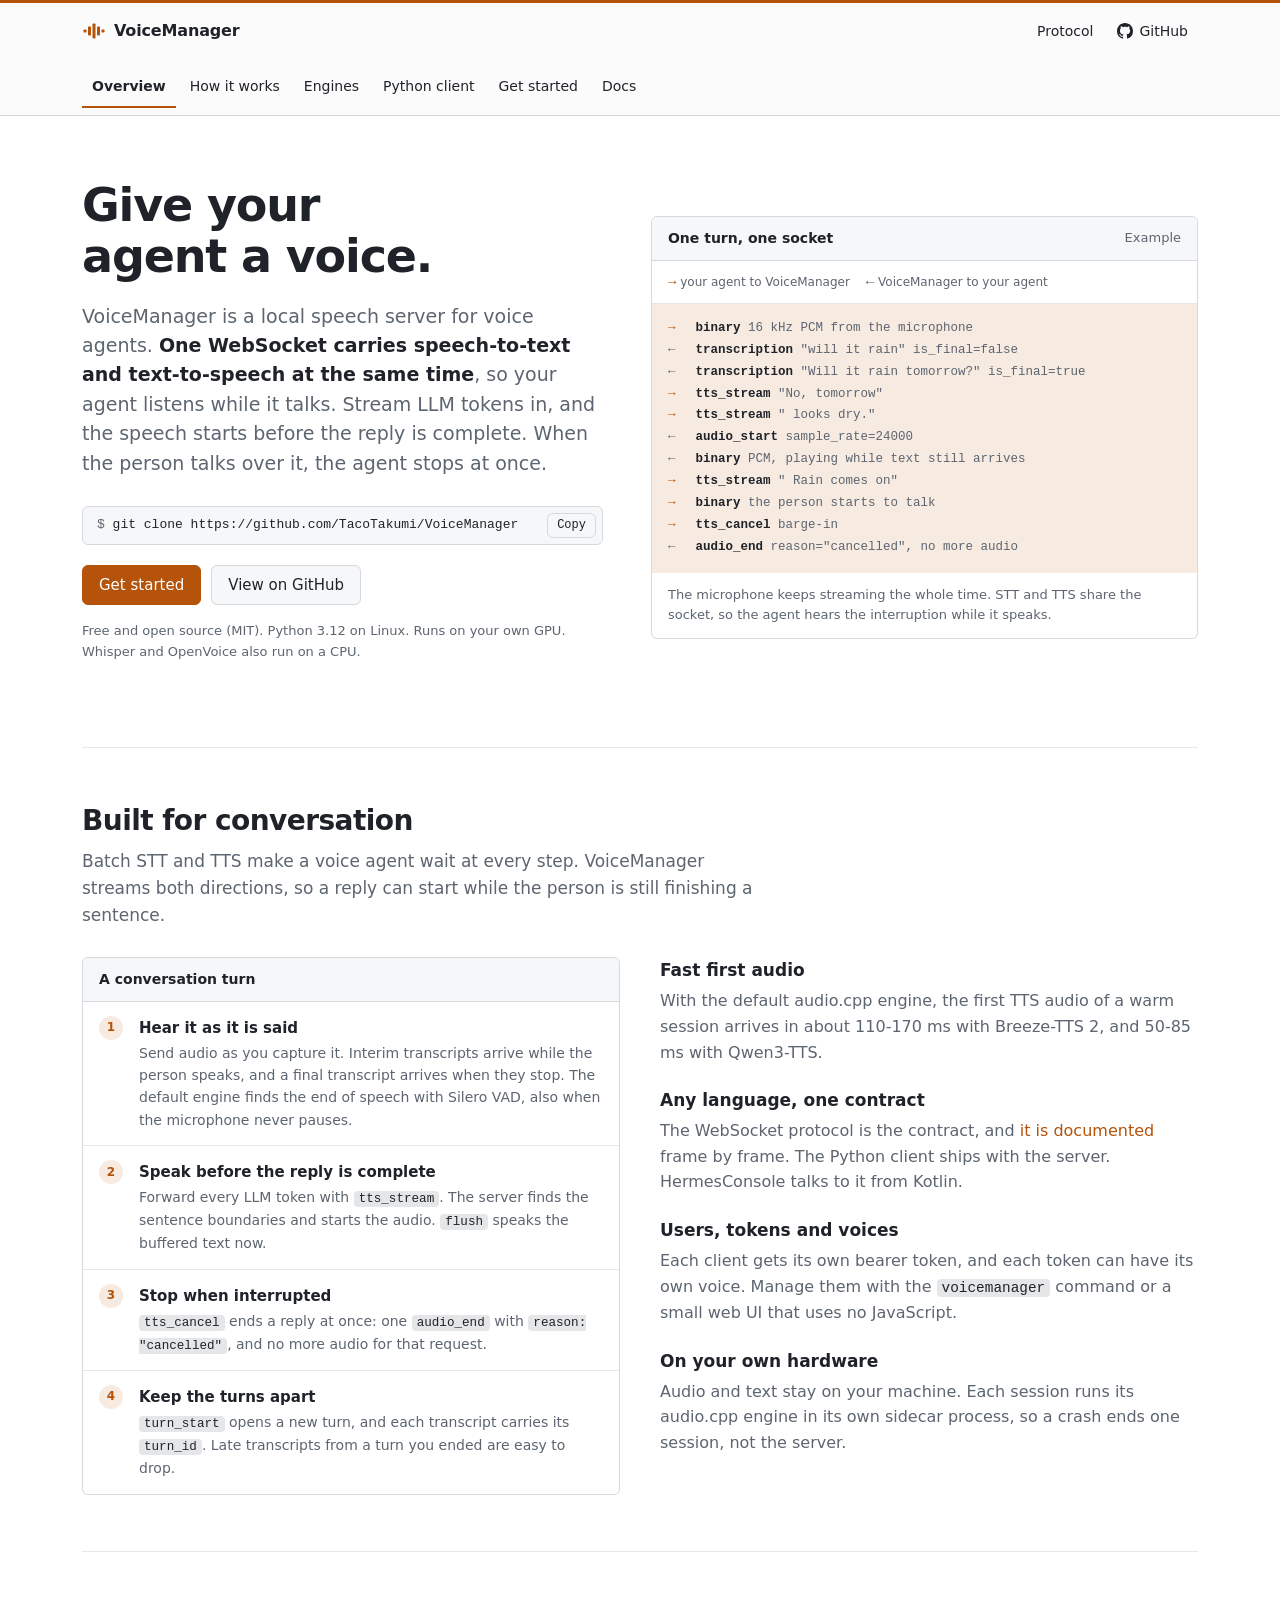
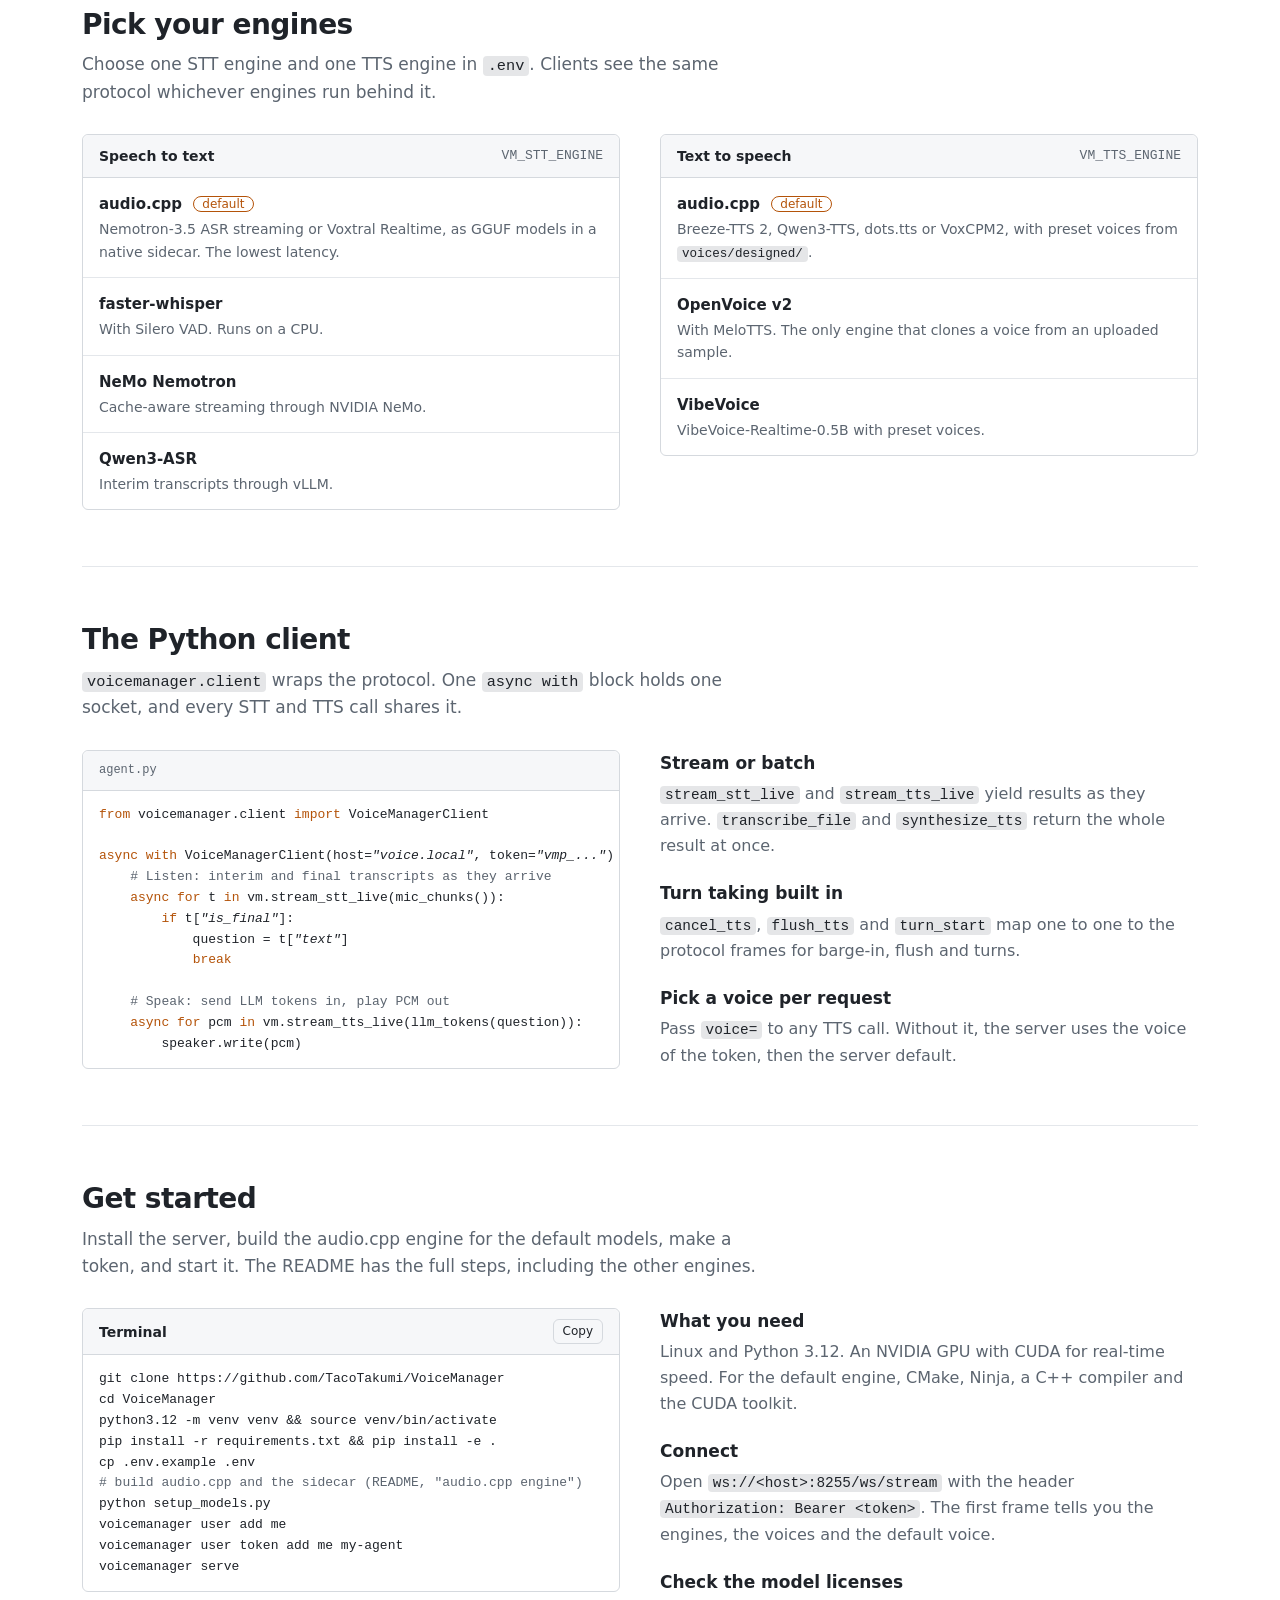
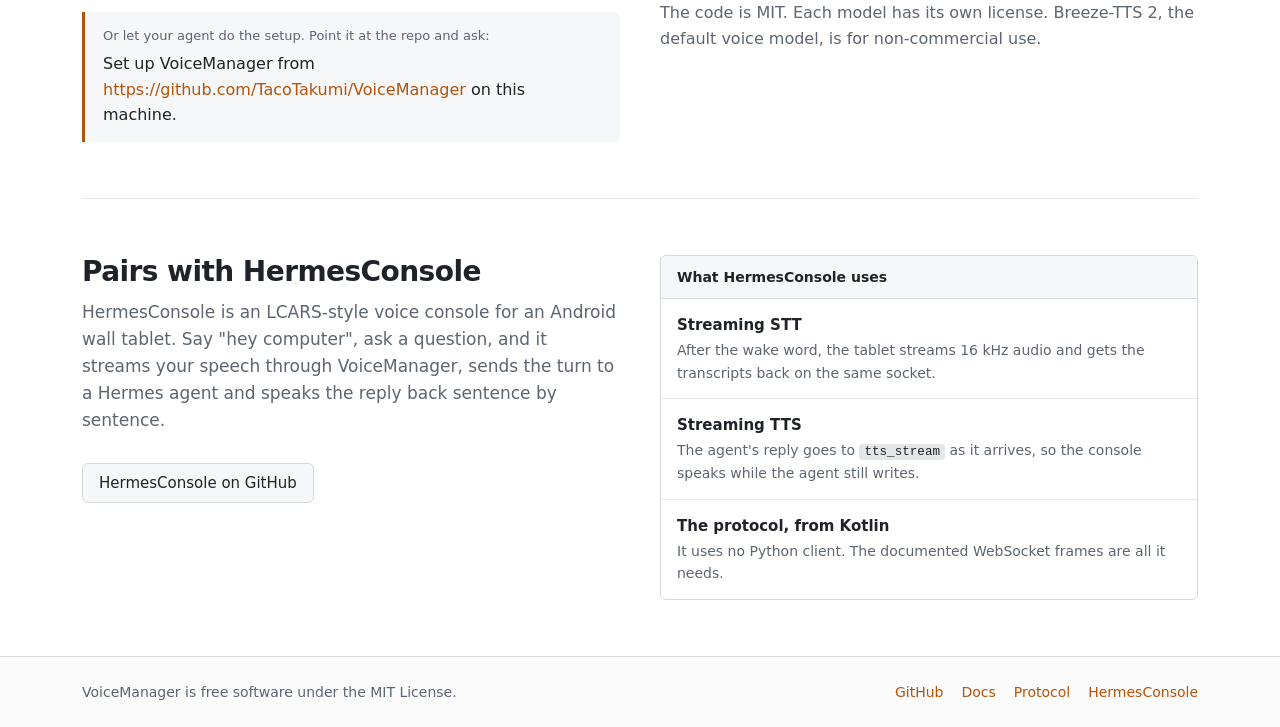
<file: site/index.html>
<!doctype html>
<html lang="en">
<head>
<meta charset="utf-8">
<meta name="viewport" content="width=device-width, initial-scale=1">
<title>VoiceManager - give your agent a voice</title>
<meta name="description" content="VoiceManager is a local speech server for voice agents: streaming speech-to-text and text-to-speech at the same time over one WebSocket.">
<link rel="icon" href="favicon.svg" type="image/svg+xml">
<style>
/* Same tokens as the web UI (src/voicemanager/web/static/viewer.css), but the
   page follows the browser's light or dark setting. */
:root {
  color-scheme: light dark;
  --bg:           light-dark(#ffffff, #17191c);
  --bg-muted:     light-dark(#f6f7f9, #1f2226);
  --bg-header:    light-dark(#fbfbfc, #1b1d20);
  --bg-hover:     light-dark(#f0f2f5, #24282d);
  --fg:           light-dark(#1f2329, #dde0e5);
  --fg-muted:     light-dark(#5c6570, #9aa1ab);
  --border:       light-dark(#d5d9de, #353a41);
  --border-muted: light-dark(#e4e7eb, #2b2f35);
  --accent:       light-dark(#b45309, #f5a524);
  --on-accent:    light-dark(#ffffff, #111417);
}
:root {
  --accent-soft: color-mix(in srgb, var(--accent) 12%, transparent);
  --neutral-soft: color-mix(in srgb, var(--fg-muted) 16%, transparent);
  --radius: 6px;
  --gutter: 32px;
  --ui: system-ui, -apple-system, "Segoe UI", "Noto Sans", Helvetica, Arial, sans-serif;
  --mono: ui-monospace, SFMono-Regular, "SF Mono", Menlo, Consolas, "Liberation Mono", monospace;
}

/* ---------- Frame ---------- */
* { box-sizing: border-box; }
html, body { margin: 0; }
html { scroll-behavior: smooth; }
body { background: var(--bg); color: var(--fg); font: 16px/1.6 var(--ui); }
a { color: var(--accent); text-decoration: none; }
a:hover { text-decoration: underline; }
:focus-visible { outline: 2px solid var(--accent); outline-offset: 2px; border-radius: 3px; }
code, pre { font-family: var(--mono); }
p { margin: 0 0 12px; }
.container { max-width: 1180px; margin: 0 auto; padding: 0 var(--gutter); }
@media (max-width: 1200px) { :root { --gutter: 24px; } }
@media (max-width: 767px) { :root { --gutter: 16px; } }

/* ---------- Header (as the web UI) ---------- */
.site-header { background: var(--bg-header); border-top: 3px solid var(--accent);
  border-bottom: 1px solid var(--border); }
.site-header .container { display: flex; align-items: center; gap: 16px; min-height: 56px;
  flex-wrap: wrap; padding-block: 8px; }
.brand { display: flex; align-items: center; gap: 8px; color: var(--fg); font-weight: 600;
  font-size: 16px; letter-spacing: -0.01em; }
.brand:hover { text-decoration: none; }
.brand svg { width: 24px; height: 24px; color: var(--accent); flex: none; }
.header-links { margin-left: auto; display: flex; gap: 4px; font-size: 14px; }
.header-links a { color: var(--fg); padding: 4px 10px; border-radius: var(--radius); }
.header-links a:hover { background: var(--bg-hover); text-decoration: none; }
.header-links .gh { display: inline-flex; align-items: center; gap: 6px; }
.header-links .gh svg { width: 16px; height: 16px; flex: none; }
.tabs-row { padding-block: 0; }
.tabs { display: flex; gap: 4px; overflow-x: auto; scrollbar-width: thin; margin-bottom: -1px; font-size: 14px; }
.tabs a { padding: 8px 10px 9px; color: var(--fg); white-space: nowrap;
  border-bottom: 2px solid transparent; border-radius: var(--radius) var(--radius) 0 0; }
.tabs a:hover { text-decoration: none; background: var(--bg-hover); }
.tabs a:first-child { font-weight: 600; border-bottom-color: var(--accent); }

/* ---------- Buttons ---------- */
.btn { display: inline-flex; align-items: center; font: inherit; font-size: 15px; font-weight: 500;
  color: var(--fg); background: var(--bg-muted); border: 1px solid var(--border);
  border-radius: var(--radius); padding: 7px 16px; min-height: 38px; cursor: pointer; }
.btn:hover { background: var(--bg-hover); text-decoration: none; }
.btn-accent,
.btn-accent:hover { background: var(--accent); border-color: var(--accent); color: var(--on-accent); }
.btn-small { font-size: 12px; padding: 2px 9px; min-height: 0; }

/* ---------- Box with rows ---------- */
.box { border: 1px solid var(--border); border-radius: var(--radius); background: var(--bg); font-size: 14px; }
.box-head { display: flex; align-items: center; justify-content: space-between; gap: 12px;
  padding: 10px 16px; background: var(--bg-muted); border-bottom: 1px solid var(--border);
  border-radius: var(--radius) var(--radius) 0 0; font-weight: 600; }
.box-head small { font-weight: 400; color: var(--fg-muted); font-size: 13px; }
.file-head { font-family: var(--mono); font-size: 12px; font-weight: 400; color: var(--fg-muted); }
.box pre { margin: 0; padding: 14px 16px; overflow-x: auto; font-size: 13px; line-height: 1.6; }
.rows { list-style: none; margin: 0; padding: 0; }
.rows li { display: grid; grid-template-columns: 28px minmax(0, 1fr); gap: 4px 12px;
  padding: 14px 16px; border-top: 1px solid var(--border-muted); }
.rows li:first-child { border-top: 0; }
.rows .step { display: inline-flex; justify-content: center; align-items: center; width: 24px; height: 24px;
  border-radius: 999px; background: var(--accent-soft); color: var(--accent); font-weight: 600;
  font-size: 12px; font-variant-numeric: tabular-nums; }
.rows strong { display: block; font-weight: 600; font-size: 15px; }
.rows p { margin: 2px 0 0; color: var(--fg-muted); }
.rows.plain li { display: block; }
.rows strong .topic-tag { margin-left: 6px; font-weight: 400; vertical-align: 1px; }
.topic-tag { font-size: 12px; color: var(--fg-muted); border: 1px solid var(--border); border-radius: 999px;
  padding: 0 8px; white-space: nowrap; }
.topic-tag.default { color: var(--accent); border-color: var(--accent); }

/* ---------- Hero ---------- */
.hero { display: grid; grid-template-columns: minmax(0, 1fr) minmax(0, 1.05fr); gap: 48px;
  align-items: center; padding: 64px 0 72px; }
.hero h1 { font-size: 46px; line-height: 1.1; font-weight: 650; letter-spacing: -0.025em;
  margin: 0 0 20px; text-wrap: balance; }
.lead { font-size: 19px; line-height: 1.55; color: var(--fg-muted); max-width: 34em; margin-bottom: 28px; }
.lead strong { color: var(--fg); font-weight: 600; }
.install { display: flex; align-items: center; gap: 8px; margin-bottom: 20px;
  padding: 6px 6px 6px 14px; border: 1px solid var(--border); border-radius: var(--radius);
  background: var(--bg-muted); font-family: var(--mono); font-size: 13px; }
.install code { flex: 1; min-width: 0; overflow-x: auto; white-space: nowrap; }
.install code::before { content: "$ "; color: var(--fg-muted); }
.actions { display: flex; flex-wrap: wrap; gap: 10px; }
.note { font-size: 13px; color: var(--fg-muted); margin-top: 16px; }

/* The frame mock: one socket carries a turn in both directions. */
.frames { margin: 0; padding: 14px 16px; list-style: none; font-family: var(--mono); font-size: 12.5px;
  line-height: 1.75; background: var(--accent-soft); overflow-x: auto; }
.frames li { white-space: nowrap; }
.frames .d { display: inline-block; width: 2.2em; font-weight: 600; }
.frames .up .d { color: var(--accent); }
.frames .down .d { color: var(--fg-muted); }
.frames .t { color: var(--fg); font-weight: 600; }
.frames .v { color: var(--fg-muted); }
.frames .gap { height: 6px; }
.mock-legend { display: flex; flex-wrap: wrap; gap: 4px 16px; padding: 10px 16px; font-size: 12px;
  color: var(--fg-muted); border-bottom: 1px solid var(--border-muted); }
.mock-legend b { font-family: var(--mono); font-size: 14px; }
.mock-legend .up { color: var(--accent); }
.after { padding: 12px 16px; color: var(--fg-muted); font-size: 13px; margin: 0; }
@media (prefers-reduced-motion: no-preference) {
  /* "backwards" hides each line only while its animation waits to start, so a
     browser that does not animate still shows the lines. */
  .frames li { animation: show 0.35s ease-out backwards; }
  .frames li:nth-child(1) { animation-delay: 0.4s; }
  .frames li:nth-child(2) { animation-delay: 0.6s; }
  .frames li:nth-child(3) { animation-delay: 0.8s; }
  .frames li:nth-child(4) { animation-delay: 1.0s; }
  .frames li:nth-child(5) { animation-delay: 1.3s; }
  .frames li:nth-child(6) { animation-delay: 1.5s; }
  .frames li:nth-child(7) { animation-delay: 1.7s; }
  .frames li:nth-child(8) { animation-delay: 1.9s; }
  .frames li:nth-child(9) { animation-delay: 2.1s; }
  .frames li:nth-child(10) { animation-delay: 2.5s; }
  .frames li:nth-child(11) { animation-delay: 2.7s; }
  @keyframes show { from { opacity: 0; transform: translateY(3px); } }
}

/* ---------- Sections ---------- */
section { padding: 56px 0; border-top: 1px solid var(--border-muted); }
section h2 { font-size: 28px; line-height: 1.2; font-weight: 650; letter-spacing: -0.02em; margin: 0 0 10px; }
.section-sub { color: var(--fg-muted); font-size: 17px; max-width: 40em; margin-bottom: 28px; }
.split { display: grid; grid-template-columns: minmax(0, 1fr) minmax(0, 1fr); gap: 40px; align-items: start; }
.points { display: grid; gap: 22px; }
.points h3 { font-size: 17px; font-weight: 600; margin: 0 0 4px; }
.points p { margin: 0; color: var(--fg-muted); }
.points code, .section-sub code, .rows code, .say code { font-size: 0.9em; padding: 1px 5px; border-radius: 4px;
  background: var(--neutral-soft); color: var(--fg); }
.py .k { color: var(--accent); }
.py .c { color: var(--fg-muted); }
.py .s { color: var(--fg); font-style: italic; }

/* Get started */
.say { margin: 20px 0 0; padding: 14px 18px; border-left: 3px solid var(--accent);
  background: var(--bg-muted); border-radius: 0 var(--radius) var(--radius) 0; }
.say p { margin: 0; overflow-wrap: anywhere; }
.say .who { display: block; font-size: 13px; color: var(--fg-muted); margin-bottom: 4px; }
.cmd .m { color: var(--fg-muted); }

/* Footer */
footer { border-top: 1px solid var(--border); background: var(--bg-header); font-size: 14px; color: var(--fg-muted); }
footer .container { display: flex; flex-wrap: wrap; gap: 8px 24px; justify-content: space-between; padding-block: 24px; }
footer nav { display: flex; flex-wrap: wrap; gap: 4px 18px; }

@media (max-width: 1011px) {
  .hero { grid-template-columns: minmax(0, 1fr); gap: 36px; padding: 40px 0 48px; }
  .split { grid-template-columns: minmax(0, 1fr); gap: 28px; }
}
@media (max-width: 767px) {
  .hero h1 { font-size: 34px; }
  .lead { font-size: 17px; }
  section { padding: 40px 0; }
  section h2 { font-size: 24px; }
  .header-links a.hide-narrow { display: none; }
}
</style>
</head>
<body>
<header class="site-header">
<div class="container">
<a class="brand" href="#">
<svg viewBox="0 0 32 32" aria-hidden="true" fill="currentColor">
<rect x="2" y="14" width="4" height="4" rx="1"/>
<rect x="8" y="10" width="4" height="12" rx="1"/>
<rect x="14" y="6" width="4" height="20" rx="1"/>
<rect x="20" y="10" width="4" height="12" rx="1"/>
<rect x="26" y="14" width="4" height="4" rx="1"/>
</svg>
VoiceManager
</a>
<nav class="header-links" aria-label="Project links">
<a class="hide-narrow" href="https://github.com/TacoTakumi/VoiceManager/blob/main/docs/client-integration.md">Protocol</a>
<a class="gh" href="https://github.com/TacoTakumi/VoiceManager"><svg viewBox="0 0 16 16" aria-hidden="true" fill="currentColor"><path d="M8 0c4.42 0 8 3.58 8 8a8.013 8.013 0 0 1-5.45 7.59c-.4.08-.55-.17-.55-.38 0-.27.01-1.13.01-2.2 0-.75-.25-1.23-.54-1.48 1.78-.2 3.65-.88 3.65-3.95 0-.88-.31-1.59-.82-2.15.08-.2.36-1.02-.08-2.12 0 0-.67-.22-2.2.82-.64-.18-1.32-.27-2-.27-.68 0-1.36.09-2 .27-1.53-1.03-2.2-.82-2.2-.82-.44 1.1-.16 1.92-.08 2.12-.51.56-.82 1.28-.82 2.15 0 3.06 1.86 3.75 3.64 3.95-.23.2-.44.55-.51 1.07-.46.21-1.61.55-2.33-.66-.15-.24-.6-.83-1.23-.82-.67.01-.27.38.01.53.34.19.73.9.82 1.13.16.45.68 1.31 2.69.94 0 .67.01 1.3.01 1.49 0 .21-.15.45-.55.38A7.995 7.995 0 0 1 0 8c0-4.42 3.58-8 8-8Z"/></svg>GitHub</a>
</nav>
</div>
<div class="container tabs-row">
<nav class="tabs" aria-label="Sections">
<a href="#top">Overview</a>
<a href="#how">How it works</a>
<a href="#engines">Engines</a>
<a href="#client">Python client</a>
<a href="#start">Get started</a>
<a href="https://github.com/TacoTakumi/VoiceManager#readme">Docs</a>
</nav>
</div>
</header>

<main class="container" id="top">
<div class="hero">
<div>
<h1>Give your agent a voice.</h1>
<p class="lead">VoiceManager is a local speech server for voice agents. <strong>One WebSocket carries speech-to-text and text-to-speech at the same time</strong>, so your agent listens while it talks. Stream LLM tokens in, and the speech starts before the reply is complete. When the person talks over it, the agent stops at once.</p>
<div class="install">
<code id="install-cmd">git clone https://github.com/TacoTakumi/VoiceManager</code>
<button class="btn btn-small" type="button" data-copy="install-cmd">Copy</button>
</div>
<div class="actions">
<a class="btn btn-accent" href="#start">Get started</a>
<a class="btn" href="https://github.com/TacoTakumi/VoiceManager">View on GitHub</a>
</div>
<p class="note">Free and open source (MIT). Python 3.12 on Linux. Runs on your own GPU. Whisper and OpenVoice also run on a CPU.</p>
</div>

<div class="box" aria-label="Example: one conversation turn on one WebSocket">
<div class="box-head">One turn, one socket <small>Example</small></div>
<div class="mock-legend"><span><b class="up">&rarr;</b> your agent to VoiceManager</span><span><b>&larr;</b> VoiceManager to your agent</span></div>
<ol class="frames">
<li class="up"><span class="d">&rarr;</span><span class="t">binary</span> <span class="v">16 kHz PCM from the microphone</span></li>
<li class="down"><span class="d">&larr;</span><span class="t">transcription</span> <span class="v">"will it rain" is_final=false</span></li>
<li class="down"><span class="d">&larr;</span><span class="t">transcription</span> <span class="v">"Will it rain tomorrow?" is_final=true</span></li>
<li class="up"><span class="d">&rarr;</span><span class="t">tts_stream</span> <span class="v">"No, tomorrow"</span></li>
<li class="up"><span class="d">&rarr;</span><span class="t">tts_stream</span> <span class="v">" looks dry."</span></li>
<li class="down"><span class="d">&larr;</span><span class="t">audio_start</span> <span class="v">sample_rate=24000</span></li>
<li class="down"><span class="d">&larr;</span><span class="t">binary</span> <span class="v">PCM, playing while text still arrives</span></li>
<li class="up"><span class="d">&rarr;</span><span class="t">tts_stream</span> <span class="v">" Rain comes on"</span></li>
<li class="up"><span class="d">&rarr;</span><span class="t">binary</span> <span class="v">the person starts to talk</span></li>
<li class="up"><span class="d">&rarr;</span><span class="t">tts_cancel</span> <span class="v">barge-in</span></li>
<li class="down"><span class="d">&larr;</span><span class="t">audio_end</span> <span class="v">reason="cancelled", no more audio</span></li>
</ol>
<p class="after">The microphone keeps streaming the whole time. STT and TTS share the socket, so the agent hears the interruption while it speaks.</p>
</div>
</div>

<section id="how">
<h2>Built for conversation</h2>
<p class="section-sub">Batch STT and TTS make a voice agent wait at every step. VoiceManager streams both directions, so a reply can start while the person is still finishing a sentence.</p>
<div class="split">
<div class="box">
<div class="box-head">A conversation turn</div>
<ol class="rows">
<li><span class="step">1</span><div><strong>Hear it as it is said</strong><p>Send audio as you capture it. Interim transcripts arrive while the person speaks, and a final transcript arrives when they stop. The default engine finds the end of speech with Silero VAD, also when the microphone never pauses.</p></div></li>
<li><span class="step">2</span><div><strong>Speak before the reply is complete</strong><p>Forward every LLM token with <code>tts_stream</code>. The server finds the sentence boundaries and starts the audio. <code>flush</code> speaks the buffered text now.</p></div></li>
<li><span class="step">3</span><div><strong>Stop when interrupted</strong><p><code>tts_cancel</code> ends a reply at once: one <code>audio_end</code> with <code>reason: "cancelled"</code>, and no more audio for that request.</p></div></li>
<li><span class="step">4</span><div><strong>Keep the turns apart</strong><p><code>turn_start</code> opens a new turn, and each transcript carries its <code>turn_id</code>. Late transcripts from a turn you ended are easy to drop.</p></div></li>
</ol>
</div>
<div class="points">
<div><h3>Fast first audio</h3><p>With the default audio.cpp engine, the first TTS audio of a warm session arrives in about 110-170 ms with Breeze-TTS 2, and 50-85 ms with Qwen3-TTS.</p></div>
<div><h3>Any language, one contract</h3><p>The WebSocket protocol is the contract, and <a href="https://github.com/TacoTakumi/VoiceManager/blob/main/docs/client-integration.md">it is documented</a> frame by frame. The Python client ships with the server. HermesConsole talks to it from Kotlin.</p></div>
<div><h3>Users, tokens and voices</h3><p>Each client gets its own bearer token, and each token can have its own voice. Manage them with the <code>voicemanager</code> command or a small web UI that uses no JavaScript.</p></div>
<div><h3>On your own hardware</h3><p>Audio and text stay on your machine. Each session runs its audio.cpp engine in its own sidecar process, so a crash ends one session, not the server.</p></div>
</div>
</div>
</section>

<section id="engines">
<h2>Pick your engines</h2>
<p class="section-sub">Choose one STT engine and one TTS engine in <code>.env</code>. Clients see the same protocol whichever engines run behind it.</p>
<div class="split">
<div class="box">
<div class="box-head">Speech to text <small><code>VM_STT_ENGINE</code></small></div>
<ul class="rows plain">
<li><div><strong>audio.cpp <span class="topic-tag default">default</span></strong><p>Nemotron-3.5 ASR streaming or Voxtral Realtime, as GGUF models in a native sidecar. The lowest latency.</p></div></li>
<li><div><strong>faster-whisper</strong><p>With Silero VAD. Runs on a CPU.</p></div></li>
<li><div><strong>NeMo Nemotron</strong><p>Cache-aware streaming through NVIDIA NeMo.</p></div></li>
<li><div><strong>Qwen3-ASR</strong><p>Interim transcripts through vLLM.</p></div></li>
</ul>
</div>
<div class="box">
<div class="box-head">Text to speech <small><code>VM_TTS_ENGINE</code></small></div>
<ul class="rows plain">
<li><div><strong>audio.cpp <span class="topic-tag default">default</span></strong><p>Breeze-TTS 2, Qwen3-TTS, dots.tts or VoxCPM2, with preset voices from <code>voices/designed/</code>.</p></div></li>
<li><div><strong>OpenVoice v2</strong><p>With MeloTTS. The only engine that clones a voice from an uploaded sample.</p></div></li>
<li><div><strong>VibeVoice</strong><p>VibeVoice-Realtime-0.5B with preset voices.</p></div></li>
</ul>
</div>
</div>
</section>

<section id="client">
<h2>The Python client</h2>
<p class="section-sub"><code>voicemanager.client</code> wraps the protocol. One <code>async with</code> block holds one socket, and every STT and TTS call shares it.</p>
<div class="split">
<div class="box">
<div class="box-head"><span class="file-head">agent.py</span></div>
<pre class="py"><span class="k">from</span> voicemanager.client <span class="k">import</span> VoiceManagerClient

<span class="k">async with</span> VoiceManagerClient(host=<span class="s">"voice.local"</span>, token=<span class="s">"vmp_..."</span>) <span class="k">as</span> vm:
    <span class="c"># Listen: interim and final transcripts as they arrive</span>
    <span class="k">async for</span> t <span class="k">in</span> vm.stream_stt_live(mic_chunks()):
        <span class="k">if</span> t[<span class="s">"is_final"</span>]:
            question = t[<span class="s">"text"</span>]
            <span class="k">break</span>

    <span class="c"># Speak: send LLM tokens in, play PCM out</span>
    <span class="k">async for</span> pcm <span class="k">in</span> vm.stream_tts_live(llm_tokens(question)):
        speaker.write(pcm)</pre>
</div>
<div class="points">
<div><h3>Stream or batch</h3><p><code>stream_stt_live</code> and <code>stream_tts_live</code> yield results as they arrive. <code>transcribe_file</code> and <code>synthesize_tts</code> return the whole result at once.</p></div>
<div><h3>Turn taking built in</h3><p><code>cancel_tts</code>, <code>flush_tts</code> and <code>turn_start</code> map one to one to the protocol frames for barge-in, flush and turns.</p></div>
<div><h3>Pick a voice per request</h3><p>Pass <code>voice=</code> to any TTS call. Without it, the server uses the voice of the token, then the server default.</p></div>
</div>
</div>
</section>

<section id="start">
<h2>Get started</h2>
<p class="section-sub">Install the server, build the audio.cpp engine for the default models, make a token, and start it. The README has the full steps, including the other engines.</p>
<div class="split">
<div>
<div class="box">
<div class="box-head">Terminal <button class="btn btn-small" type="button" data-copy="setup-cmds">Copy</button></div>
<pre class="cmd" id="setup-cmds">git clone https://github.com/TacoTakumi/VoiceManager
cd VoiceManager
python3.12 -m venv venv &amp;&amp; source venv/bin/activate
pip install -r requirements.txt &amp;&amp; pip install -e .
cp .env.example .env
<span class="m"># build audio.cpp and the sidecar (README, "audio.cpp engine")</span>
python setup_models.py
voicemanager user add me
voicemanager user token add me my-agent
voicemanager serve</pre>
</div>
<div class="say">
<span class="who">Or let your agent do the setup. Point it at the repo and ask:</span>
<p>Set up VoiceManager from <a href="https://github.com/TacoTakumi/VoiceManager">https://github.com/TacoTakumi/VoiceManager</a> on this machine.</p>
</div>
</div>
<div class="points">
<div><h3>What you need</h3><p>Linux and Python 3.12. An NVIDIA GPU with CUDA for real-time speed. For the default engine, CMake, Ninja, a C++ compiler and the CUDA toolkit.</p></div>
<div><h3>Connect</h3><p>Open <code>ws://&lt;host&gt;:8255/ws/stream</code> with the header <code>Authorization: Bearer &lt;token&gt;</code>. The first frame tells you the engines, the voices and the default voice.</p></div>
<div><h3>Check the model licenses</h3><p>The code is MIT. Each model has its own license. Breeze-TTS 2, the default voice model, is for non-commercial use.</p></div>
</div>
</div>
</section>

<section id="hermesconsole">
<div class="split">
<div>
<h2>Pairs with HermesConsole</h2>
<p class="section-sub">HermesConsole is an LCARS-style voice console for an Android wall tablet. Say "hey computer", ask a question, and it streams your speech through VoiceManager, sends the turn to a Hermes agent and speaks the reply back sentence by sentence.</p>
<div class="actions">
<a class="btn" href="https://github.com/TacoTakumi/HermesConsole">HermesConsole on GitHub</a>
</div>
</div>
<div class="box">
<div class="box-head">What HermesConsole uses</div>
<ul class="rows plain">
<li><div><strong>Streaming STT</strong><p>After the wake word, the tablet streams 16 kHz audio and gets the transcripts back on the same socket.</p></div></li>
<li><div><strong>Streaming TTS</strong><p>The agent's reply goes to <code>tts_stream</code> as it arrives, so the console speaks while the agent still writes.</p></div></li>
<li><div><strong>The protocol, from Kotlin</strong><p>It uses no Python client. The documented WebSocket frames are all it needs.</p></div></li>
</ul>
</div>
</div>
</section>
</main>

<footer>
<div class="container">
<span>VoiceManager is free software under the MIT License.</span>
<nav aria-label="Footer">
<a href="https://github.com/TacoTakumi/VoiceManager">GitHub</a>
<a href="https://github.com/TacoTakumi/VoiceManager#readme">Docs</a>
<a href="https://github.com/TacoTakumi/VoiceManager/blob/main/docs/client-integration.md">Protocol</a>
<a href="https://github.com/TacoTakumi/HermesConsole">HermesConsole</a>
</nav>
</div>
</footer>

<script>
document.querySelectorAll("[data-copy]").forEach(function (btn) {
  btn.addEventListener("click", function () {
    var text = document.getElementById(btn.dataset.copy).textContent;
    navigator.clipboard.writeText(text).then(function () {
      btn.textContent = "Copied";
      setTimeout(function () { btn.textContent = "Copy"; }, 1500);
    });
  });
});
</script>
</body>
</html>
</file>
